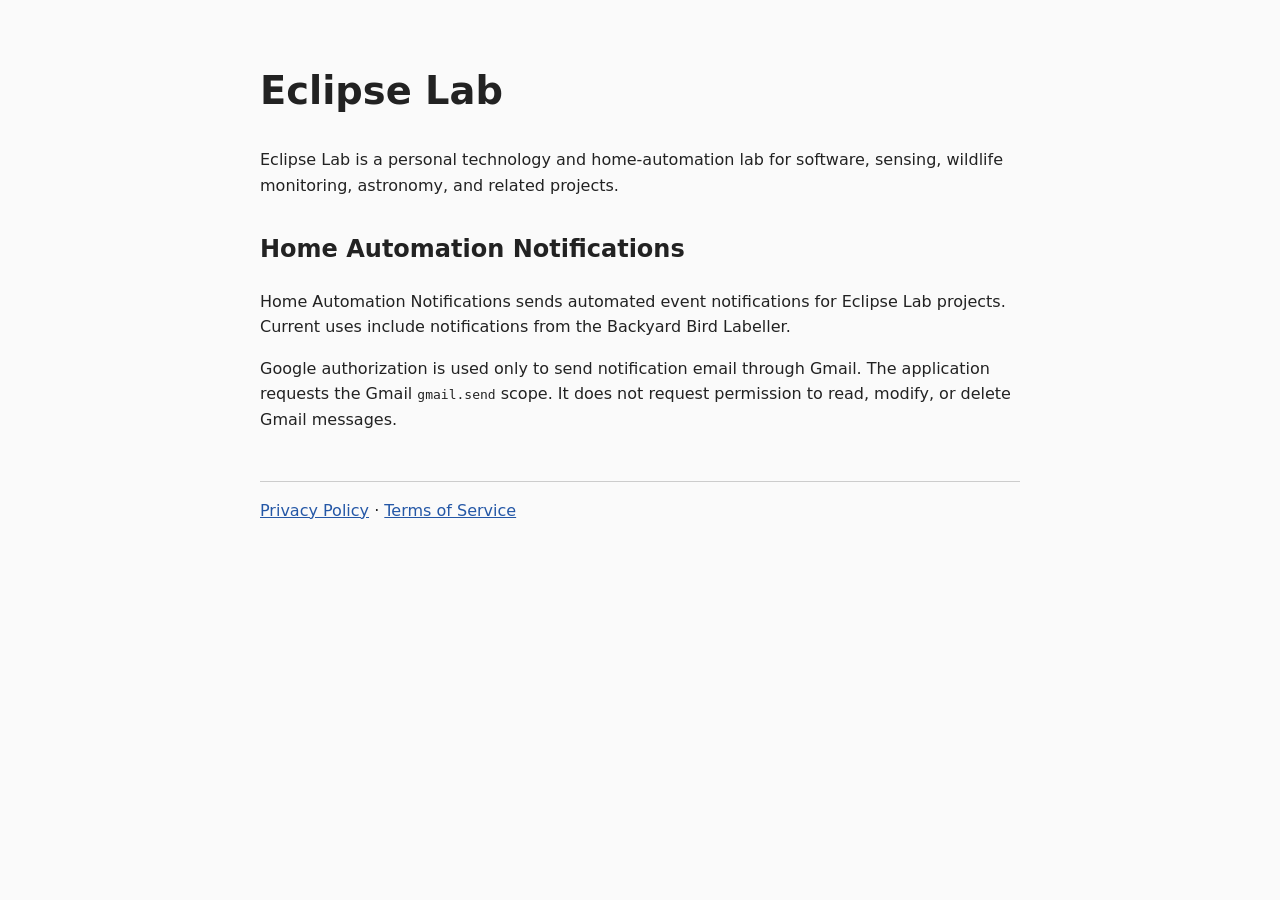
<file: index.html>
<!doctype html>
<html lang="en">
<head>
  <meta charset="utf-8">
  <meta name="viewport" content="width=device-width, initial-scale=1">
  <title>Eclipse Lab</title>
  <link rel="stylesheet" href="styles.css">
</head>
<body>
  <main>
    <h1>Eclipse Lab</h1>

    <p>
      Eclipse Lab is a personal technology and home-automation lab for
      software, sensing, wildlife monitoring, astronomy, and related projects.
    </p>

    <h2>Home Automation Notifications</h2>

    <p>
      Home Automation Notifications sends automated event notifications for
      Eclipse Lab projects. Current uses include notifications from the
      Backyard Bird Labeller.
    </p>

    <p>
      Google authorization is used only to send notification email through
      Gmail. The application requests the Gmail <code>gmail.send</code> scope.
      It does not request permission to read, modify, or delete Gmail messages.
    </p>

    <footer>
      <a href="privacy.html">Privacy Policy</a>
      ·
      <a href="terms.html">Terms of Service</a>
    </footer>
  </main>
</body>
</html>
</file>
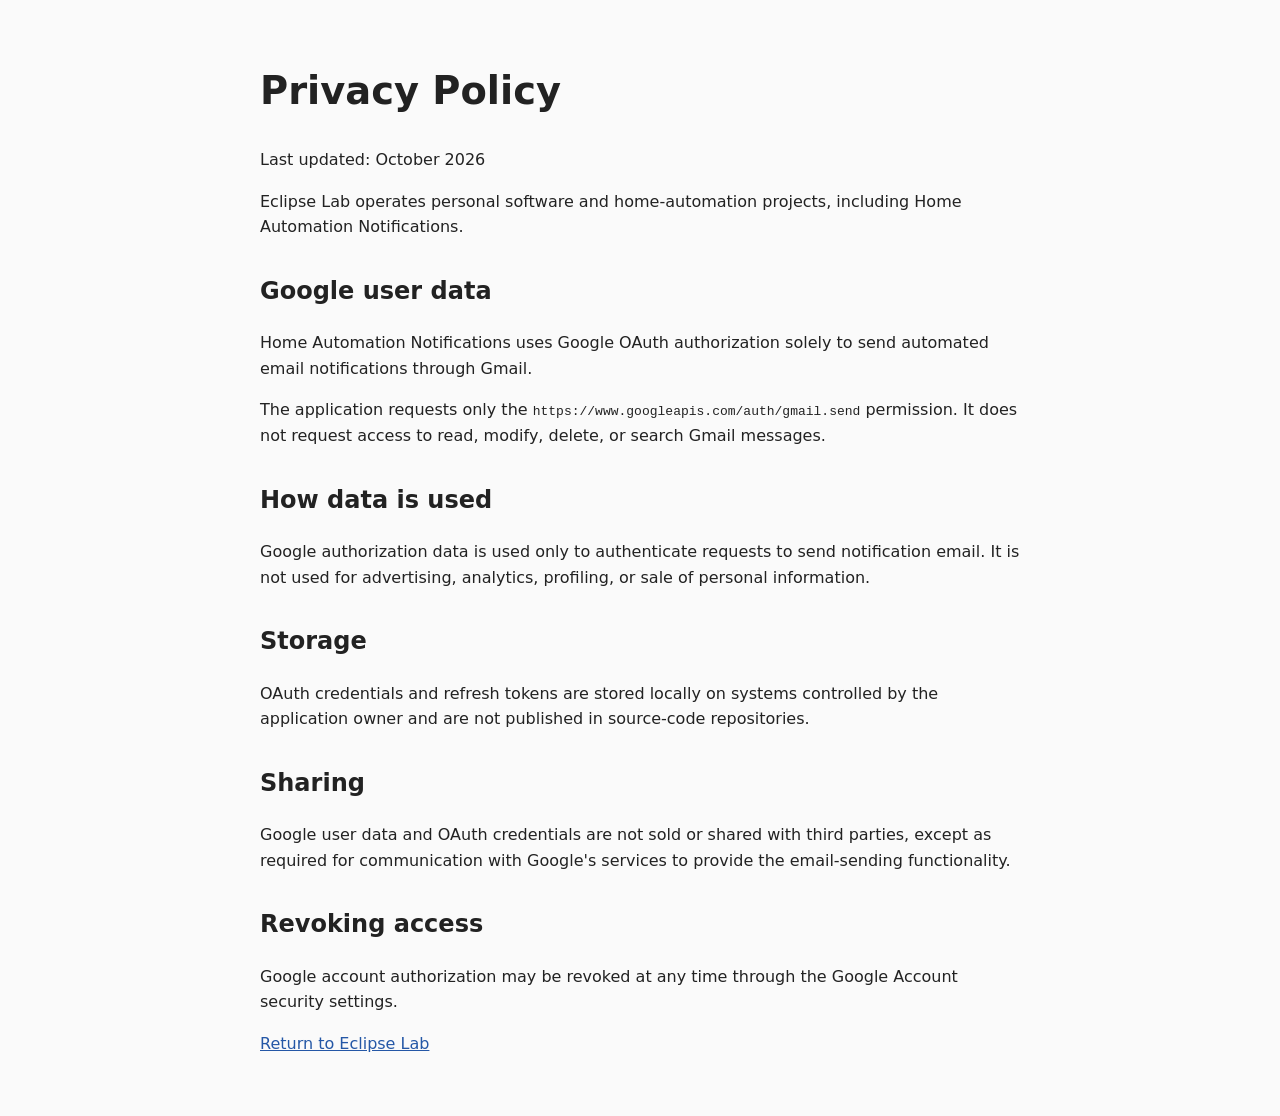
<file: privacy.html>
<!doctype html>
<html lang="en">
<head>
  <meta charset="utf-8">
  <meta name="viewport" content="width=device-width, initial-scale=1">
  <title>Privacy Policy - Eclipse Lab</title>
  <link rel="stylesheet" href="styles.css">
</head>
<body>
  <main>
    <h1>Privacy Policy</h1>

    <p>Last updated: October 2026</p>

    <p>
      Eclipse Lab operates personal software and home-automation projects,
      including Home Automation Notifications.
    </p>

    <h2>Google user data</h2>

    <p>
      Home Automation Notifications uses Google OAuth authorization solely to
      send automated email notifications through Gmail.
    </p>

    <p>
      The application requests only the
      <code>https://www.googleapis.com/auth/gmail.send</code> permission.
      It does not request access to read, modify, delete, or search Gmail
      messages.
    </p>

    <h2>How data is used</h2>

    <p>
      Google authorization data is used only to authenticate requests to send
      notification email. It is not used for advertising, analytics, profiling,
      or sale of personal information.
    </p>

    <h2>Storage</h2>

    <p>
      OAuth credentials and refresh tokens are stored locally on systems
      controlled by the application owner and are not published in source-code
      repositories.
    </p>

    <h2>Sharing</h2>

    <p>
      Google user data and OAuth credentials are not sold or shared with third
      parties, except as required for communication with Google's services to
      provide the email-sending functionality.
    </p>

    <h2>Revoking access</h2>

    <p>
      Google account authorization may be revoked at any time through the
      Google Account security settings.
    </p>

    <p><a href="/">Return to Eclipse Lab</a></p>
  </main>
</body>
</html>
</file>
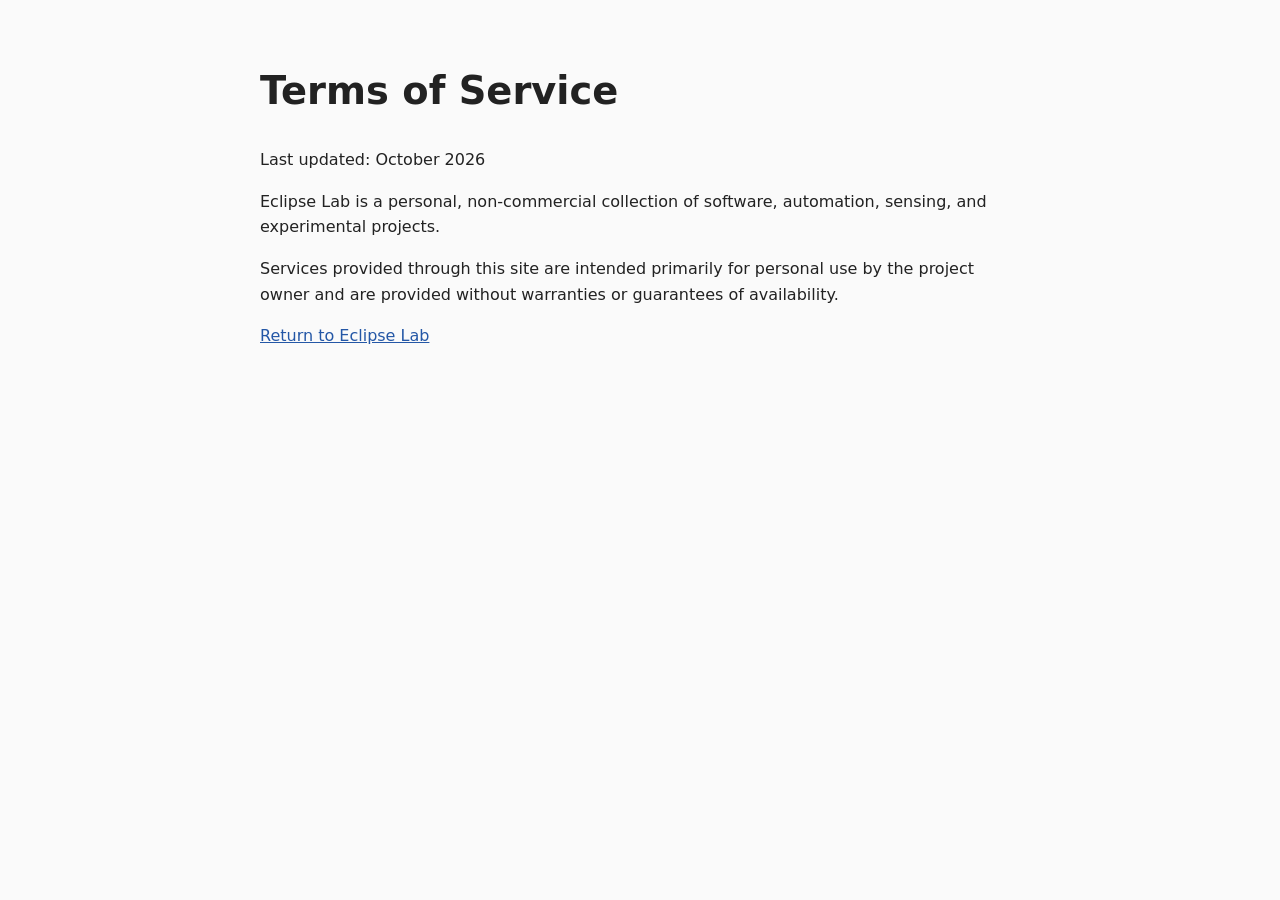
<file: terms.html>
<!doctype html>
<html lang="en">
<head>
  <meta charset="utf-8">
  <meta name="viewport" content="width=device-width, initial-scale=1">
  <title>Terms of Service - Eclipse Lab</title>
  <link rel="stylesheet" href="styles.css">
</head>
<body>
  <main>
    <h1>Terms of Service</h1>

    <p>Last updated: October 2026</p>

    <p>
      Eclipse Lab is a personal, non-commercial collection of software,
      automation, sensing, and experimental projects.
    </p>

    <p>
      Services provided through this site are intended primarily for personal
      use by the project owner and are provided without warranties or
      guarantees of availability.
    </p>

    <p><a href="/">Return to Eclipse Lab</a></p>
  </main>
</body>
</html>
</file>
<file: styles.css>
body {
  font-family: system-ui, sans-serif;
  line-height: 1.6;
  margin: 0;
  color: #222;
  background: #fafafa;
}

main {
  max-width: 760px;
  margin: 60px auto;
  padding: 0 24px;
}

h1 {
  font-size: 2.4rem;
}

h2 {
  margin-top: 2rem;
}

footer {
  margin-top: 3rem;
  padding-top: 1rem;
  border-top: 1px solid #ccc;
}

a {
  color: #2457a6;
}

code {
  word-break: break-word;
}
</file>
